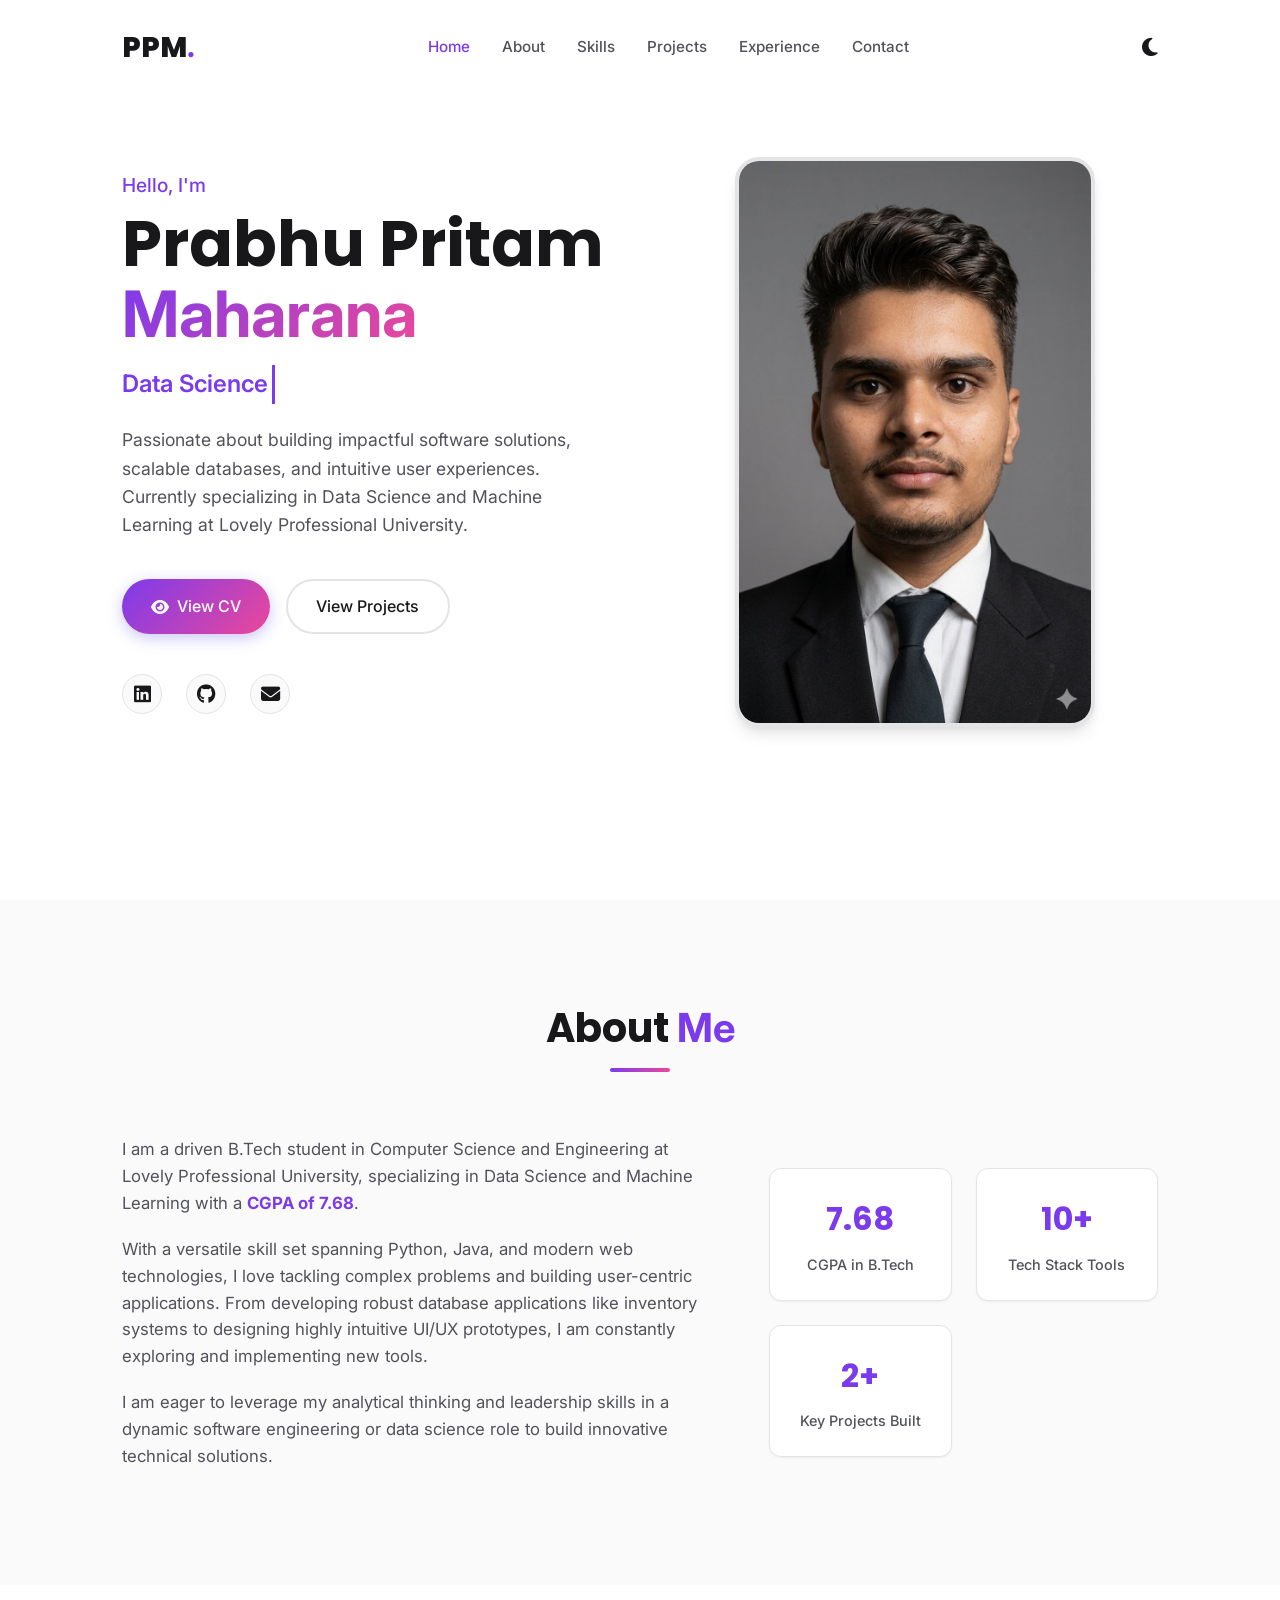
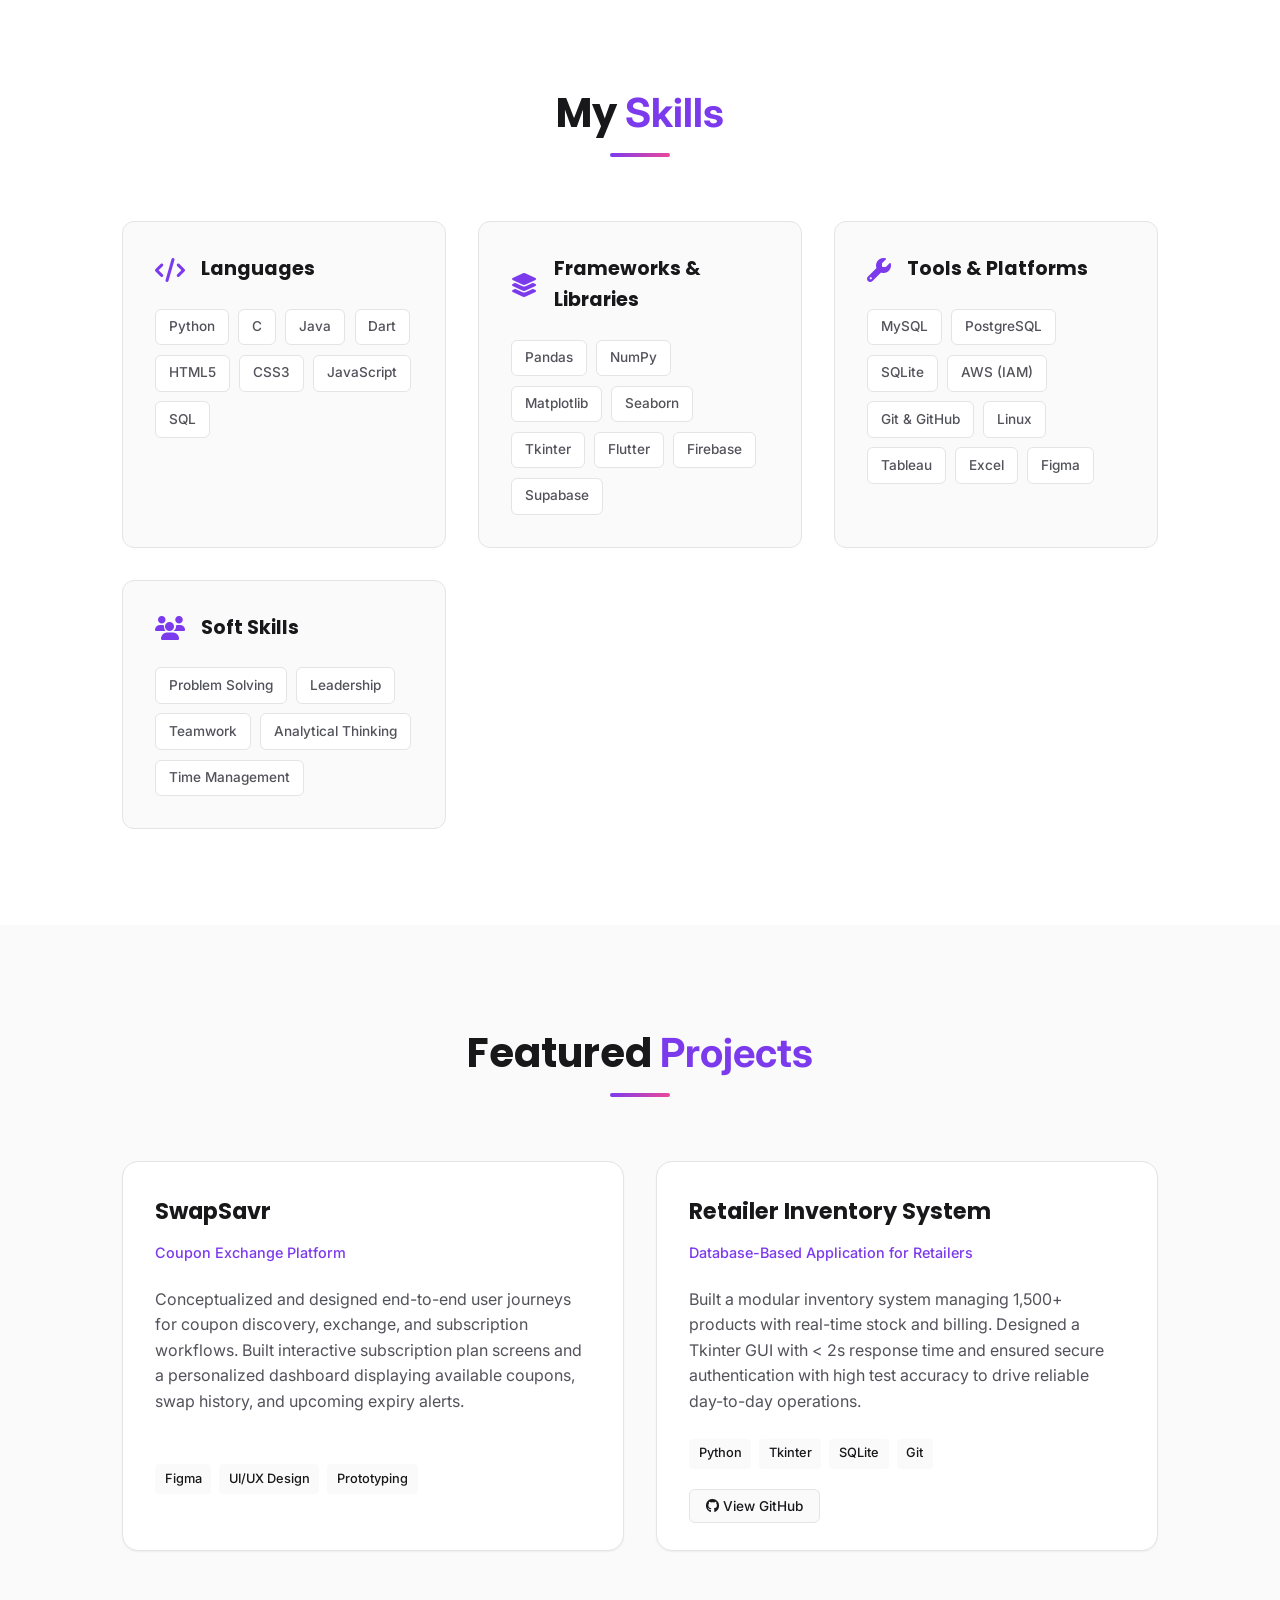
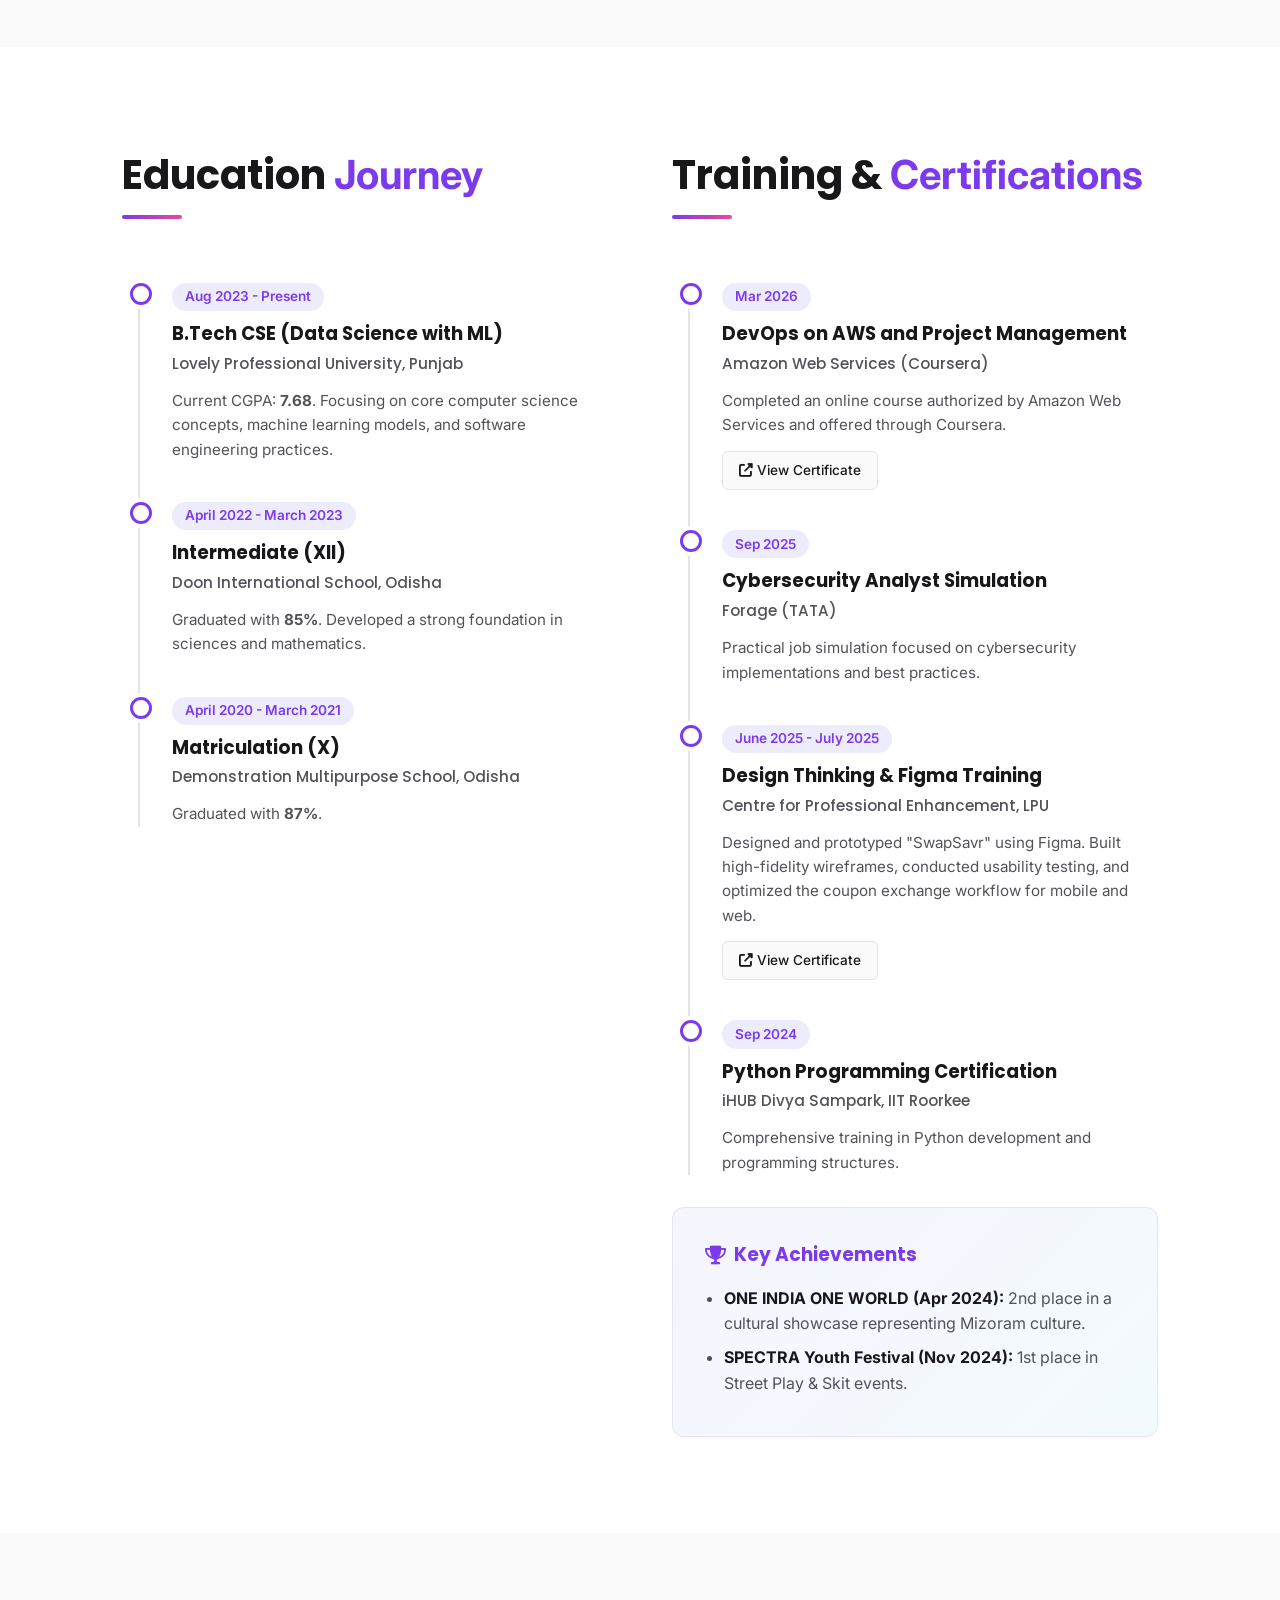
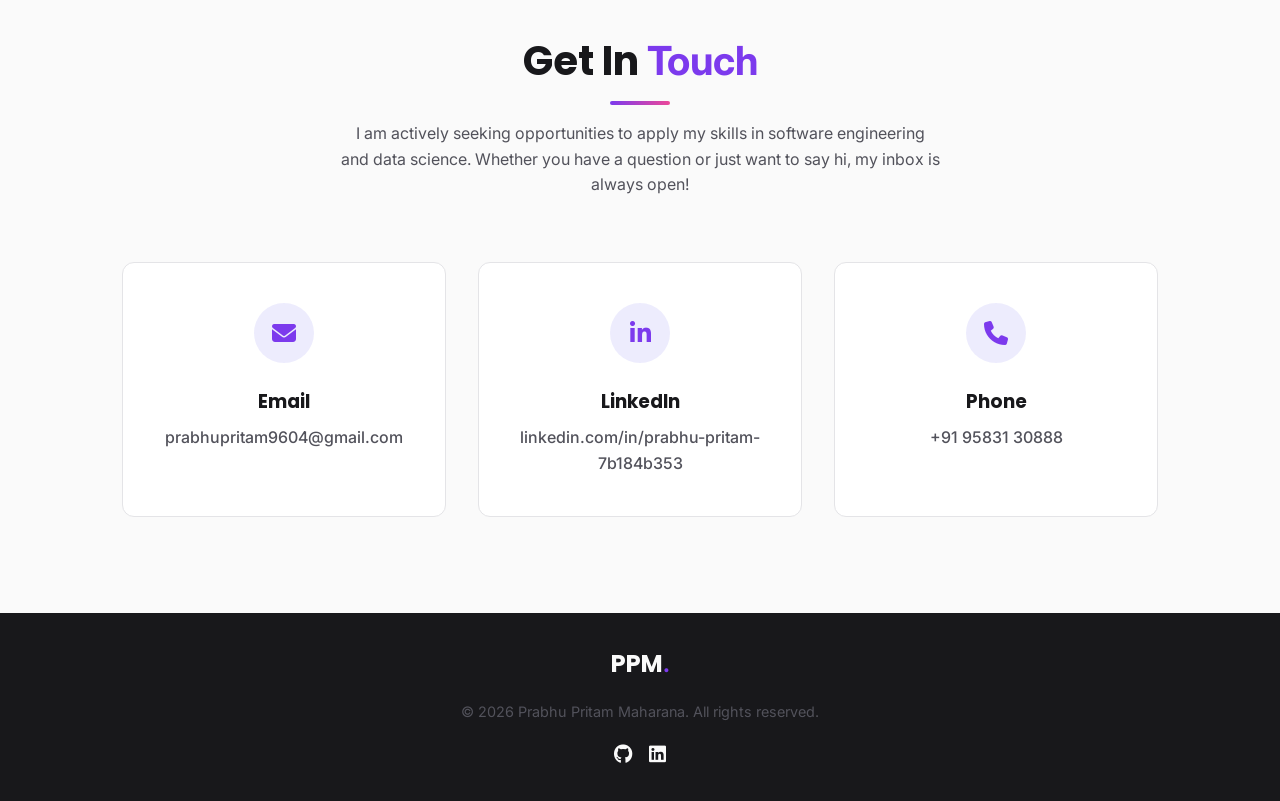
<file: index.html>
<!DOCTYPE html>
<html lang="en">

<head>
    <meta charset="UTF-8">
    <meta name="viewport" content="width=device-width, initial-scale=1.0">
    <title>Prabhu Pritam Maharana | Portfolio</title>
    <!-- Fonts -->
    <link rel="preconnect" href="https://fonts.googleapis.com">
    <link rel="preconnect" href="https://fonts.gstatic.com" crossorigin>
    <link
        href="https://fonts.googleapis.com/css2?family=Inter:wght@300;400;500;600&family=Poppins:wght@500;600;700;800&display=swap"
        rel="stylesheet">
    <!-- Icons -->
    <link rel="stylesheet" href="https://cdnjs.cloudflare.com/ajax/libs/font-awesome/6.4.0/css/all.min.css">
    <!-- CSS -->
    <link rel="stylesheet" href="style.css">
</head>

<body>
    <!-- Navbar -->
    <nav id="navbar">
        <div class="nav-container container">
            <a href="#" class="logo">PPM<span>.</span></a>
            <ul class="nav-links">
                <li><a href="#home">Home</a></li>
                <li><a href="#about">About</a></li>
                <li><a href="#skills">Skills</a></li>
                <li><a href="#projects">Projects</a></li>
                <li><a href="#experience">Experience</a></li>
                <li><a href="#contact">Contact</a></li>
            </ul>
            <div class="nav-actions">
                <button id="theme-toggle" aria-label="Toggle Dark Mode">
                    <i class="fas fa-moon"></i>
                </button>
                <div class="hamburger">
                    <i class="fas fa-bars"></i>
                </div>
            </div>
        </div>
    </nav>

    <!-- Hero Section -->
    <section id="home" class="hero fade-in">
        <div class="hero-container container">
            <div class="hero-content">
                <p class="greeting">Hello, I'm</p>
                <h2 class="name">Prabhu Pritam <span>Maharana</span></h2>
                <h2 class="tagline"><span class="typed-text"></span><span class="cursor">&nbsp;</span></h2>
                <p class="intro">
                    Passionate about building impactful software solutions, scalable databases, and intuitive user
                    experiences. Currently specializing in Data Science and Machine Learning at Lovely Professional
                    University.
                </p>
                <div class="hero-buttons">
                    <a href="GCV.jpg" target="_blank" class="btn btn-primary" aria-label="View Curriculum Vitae">
                        <i class="fas fa-eye"></i> View CV
                    </a>
                    <a href="#projects" class="btn btn-secondary">
                        View Projects
                    </a>
                </div>
                <div class="social-links">
                    <a href="https://www.linkedin.com/in/prabhu-pritam-7b184b353/" target="_blank"
                        aria-label="LinkedIn"><i class="fab fa-linkedin"></i></a>
                    <a href="https://github.com/LEOPRITAM01/" target="_blank" aria-label="GitHub"><i
                            class="fab fa-github"></i></a>
                    <a href="mailto:prabhupritam9604@gmail.com" aria-label="Email"><i class="fas fa-envelope"></i></a>
                </div>
            </div>
            <div class="hero-image">
                <div class="img-wrapper">
                    <!-- Save your uploaded image as profile.png or profile.jpg in this project folder -->
                    <img src="img.jpg" onerror="this.src='profile.jpg'" alt="Prabhu Pritam Maharana">
                </div>
            </div>
        </div>
    </section>

    <!-- About Section -->
    <section id="about" class="about section-bg fade-in">
        <div class="container">
            <div class="section-title">
                <h2>About <span>Me</span></h2>
                <div class="underline"></div>
            </div>
            <div class="about-content">
                <div class="about-text">
                    <p>
                        I am a driven B.Tech student in Computer Science and Engineering at Lovely Professional
                        University, specializing in Data Science and Machine Learning with a <strong>CGPA of
                            7.68</strong>.
                    </p>
                    <p>
                        With a versatile skill set spanning Python, Java, and modern web technologies, I love tackling
                        complex problems and building user-centric applications. From developing robust database
                        applications like inventory systems to designing highly intuitive UI/UX prototypes, I am
                        constantly exploring and implementing new tools.
                    </p>
                    <p>
                        I am eager to leverage my analytical thinking and leadership skills in a dynamic software
                        engineering or data science role to build innovative technical solutions.
                    </p>
                </div>
                <div class="about-stats">
                    <div class="stat-box">
                        <h3>7.68</h3>
                        <p>CGPA in B.Tech</p>
                    </div>
                    <div class="stat-box">
                        <h3>10+</h3>
                        <p>Tech Stack Tools</p>
                    </div>
                    <div class="stat-box">
                        <h3>2+</h3>
                        <p>Key Projects Built</p>
                    </div>
                </div>
            </div>
        </div>
    </section>

    <!-- Skills Section -->
    <section id="skills" class="skills fade-in">
        <div class="container">
            <div class="section-title">
                <h2>My <span>Skills</span></h2>
                <div class="underline"></div>
            </div>
            <div class="skills-grid">
                <!-- Languages -->
                <div class="skill-category">
                    <div class="skill-header">
                        <i class="fas fa-code"></i>
                        <h3>Languages</h3>
                    </div>
                    <div class="skill-tags">
                        <span>Python</span><span>C</span><span>Java</span>
                        <span>Dart</span><span>HTML5</span><span>CSS3</span>
                        <span>JavaScript</span><span>SQL</span>
                    </div>
                </div>
                <!-- Frameworks -->
                <div class="skill-category">
                    <div class="skill-header">
                        <i class="fas fa-layer-group"></i>
                        <h3>Frameworks & Libraries</h3>
                    </div>
                    <div class="skill-tags">
                        <span>Pandas</span><span>NumPy</span><span>Matplotlib</span>
                        <span>Seaborn</span><span>Tkinter</span><span>Flutter</span>
                        <span>Firebase</span><span>Supabase</span>
                    </div>
                </div>
                <!-- Tools -->
                <div class="skill-category">
                    <div class="skill-header">
                        <i class="fas fa-wrench"></i>
                        <h3>Tools & Platforms</h3>
                    </div>
                    <div class="skill-tags">
                        <span>MySQL</span><span>PostgreSQL</span><span>SQLite</span>
                        <span>AWS (IAM)</span><span>Git & GitHub</span><span>Linux</span>
                        <span>Tableau</span><span>Excel</span><span>Figma</span>
                    </div>
                </div>
                <!-- Soft Skills -->
                <div class="skill-category">
                    <div class="skill-header">
                        <i class="fas fa-users"></i>
                        <h3>Soft Skills</h3>
                    </div>
                    <div class="skill-tags">
                        <span>Problem Solving</span><span>Leadership</span>
                        <span>Teamwork</span><span>Analytical Thinking</span>
                        <span>Time Management</span>
                    </div>
                </div>
            </div>
        </div>
    </section>

    <!-- Projects Section -->
    <section id="projects" class="projects section-bg fade-in">
        <div class="container">
            <div class="section-title">
                <h2>Featured <span>Projects</span></h2>
                <div class="underline"></div>
            </div>
            <div class="projects-grid">
                <!-- Project 1 -->
                <div class="project-card">
                    <div class="project-content">
                        <h3>SwapSavr</h3>
                        <p class="tagline">Coupon Exchange Platform</p>
                        <p class="desc">Conceptualized and designed end-to-end user journeys for coupon discovery,
                            exchange, and subscription workflows. Built interactive subscription plan screens and a
                            personalized dashboard displaying available coupons, swap history, and upcoming expiry
                            alerts.</p>
                        <ul class="tech-stack">
                            <li>Figma</li>
                            <li>UI/UX Design</li>
                            <li>Prototyping</li>
                        </ul>
                    </div>
                </div>
                <!-- Project 2 -->
                <div class="project-card">
                    <div class="project-content">
                        <h3>Retailer Inventory System</h3>
                        <p class="tagline">Database-Based Application for Retailers</p>
                        <p class="desc">Built a modular inventory system managing 1,500+ products with real-time stock
                            and billing. Designed a Tkinter GUI with < 2s response time and ensured secure
                                authentication with high test accuracy to drive reliable day-to-day operations.</p>
                                <ul class="tech-stack">
                                    <li>Python</li>
                                    <li>Tkinter</li>
                                    <li>SQLite</li>
                                    <li>Git</li>
                                </ul>
                                <div class="project-links">
                                    <a href="https://github.com/LEOPRITAM01/Retailer-Inventory-System" target="_blank" class="btn-sm"><i
                                            class="fab fa-github"></i> View GitHub</a>
                                </div>
                    </div>
                </div>
            </div>
        </div>
    </section>

    <!-- Experience & Education Section -->
    <section id="experience" class="experience fade-in">
        <div class="container">
            <div class="timeline-container">
                <!-- Education Column -->
                <div class="timeline-col">
                    <div class="section-title" style="text-align: left;">
                        <h2>Education <span>Journey</span></h2>
                        <div class="underline" style="margin-left: 0;"></div>
                    </div>
                    <div class="timeline">
                        <div class="timeline-item">
                            <span class="date">Aug 2023 - Present</span>
                            <h3>B.Tech CSE (Data Science with ML)</h3>
                            <h4>Lovely Professional University, Punjab</h4>
                            <p>Current CGPA: <strong>7.68</strong>. Focusing on core computer science concepts, machine
                                learning models, and software engineering practices.</p>
                        </div>
                        <div class="timeline-item">
                            <span class="date">April 2022 - March 2023</span>
                            <h3>Intermediate (XII)</h3>
                            <h4>Doon International School, Odisha</h4>
                            <p>Graduated with <strong>85%</strong>. Developed a strong foundation in sciences and
                                mathematics.</p>
                        </div>
                        <div class="timeline-item">
                            <span class="date">April 2020 - March 2021</span>
                            <h3>Matriculation (X)</h3>
                            <h4>Demonstration Multipurpose School, Odisha</h4>
                            <p>Graduated with <strong>87%</strong>.</p>
                        </div>
                    </div>
                </div>

                <!-- Experience & Certifications Column -->
                <div class="timeline-col">
                    <div class="section-title" style="text-align: left;">
                        <h2>Training & <span>Certifications</span></h2>
                        <div class="underline" style="margin-left: 0;"></div>
                    </div>
                    <div class="timeline">
                        <div class="timeline-item">
                            <span class="date">Mar 2026</span>
                            <h3>DevOps on AWS and Project Management</h3>
                            <h4>Amazon Web Services (Coursera)</h4>
                            <p>Completed an online course authorized by Amazon Web Services and offered through
                                Coursera.</p>
                            <a href="C1.jpg" target="_blank" class="btn-sm"
                                style="margin-top: 0.8rem; display: inline-block;"><i
                                    class="fas fa-external-link-alt"></i> View Certificate</a>
                        </div>
                        <div class="timeline-item">
                            <span class="date">Sep 2025</span>
                            <h3>Cybersecurity Analyst Simulation</h3>
                            <h4>Forage (TATA)</h4>
                            <p>Practical job simulation focused on cybersecurity implementations and best practices.</p>
                        </div>
                        <div class="timeline-item">
                            <span class="date">June 2025 - July 2025</span>
                            <h3>Design Thinking & Figma Training</h3>
                            <h4>Centre for Professional Enhancement, LPU</h4>
                            <p>Designed and prototyped "SwapSavr" using Figma. Built high-fidelity wireframes, conducted
                                usability testing, and optimized the coupon exchange workflow for mobile and web.</p>
                            <a href="C2.jpg" target="_blank" class="btn-sm"
                                style="margin-top: 0.8rem; display: inline-block;"><i
                                    class="fas fa-external-link-alt"></i> View Certificate</a>
                        </div>
                        <div class="timeline-item">
                            <span class="date">Sep 2024</span>
                            <h3>Python Programming Certification</h3>
                            <h4>iHUB Divya Sampark, IIT Roorkee</h4>
                            <p>Comprehensive training in Python development and programming structures.</p>
                        </div>
                    </div>

                    <div class="achievements-card">
                        <h3><i class="fas fa-trophy"></i> Key Achievements</h3>
                        <ul>
                            <li><strong>ONE INDIA ONE WORLD (Apr 2024):</strong> 2nd place in a cultural showcase
                                representing Mizoram culture.</li>
                            <li><strong>SPECTRA Youth Festival (Nov 2024):</strong> 1st place in Street Play & Skit
                                events.</li>
                        </ul>
                    </div>
                </div>
            </div>
        </div>
    </section>

    <!-- Contact Section -->
    <section id="contact" class="contact section-bg fade-in">
        <div class="container">
            <div class="section-title">
                <h2>Get In <span>Touch</span></h2>
                <div class="underline"></div>
                <p
                    style="margin-top: 1rem; color: var(--text-gray); max-width: 600px; margin-left: auto; margin-right: auto;">
                    I am actively seeking opportunities to apply my skills in software engineering and data science.
                    Whether you have a question or just want to say hi, my inbox is always open!
                </p>
            </div>
            <div class="contact-methods">
                <a href="mailto:prabhupritam9604@gmail.com" class="contact-card">
                    <div class="icon"><i class="fas fa-envelope"></i></div>
                    <h3>Email</h3>
                    <p>prabhupritam9604@gmail.com</p>
                </a>
                <a href="https://www.linkedin.com/in/prabhu-pritam-7b184b353/" target="_blank" class="contact-card">
                    <div class="icon"><i class="fab fa-linkedin-in"></i></div>
                    <h3>LinkedIn</h3>
                    <p>linkedin.com/in/prabhu-pritam-7b184b353</p>
                </a>
                <a href="tel:+919583130888" class="contact-card">
                    <div class="icon"><i class="fas fa-phone"></i></div>
                    <h3>Phone</h3>
                    <p>+91 95831 30888</p>
                </a>
            </div>
        </div>
    </section>

    <!-- Footer -->
    <footer>
        <div class="container footer-content">
            <div class="footer-logo">PPM<span>.</span></div>
            <p>&copy; 2026 Prabhu Pritam Maharana. All rights reserved.</p>
            <div class="footer-socials">
                <a href="https://github.com/LEOPRITAM01/" target="_blank" aria-label="GitHub"><i
                        class="fab fa-github"></i></a>
                <a href="https://www.linkedin.com/in/prabhu-pritam-7b184b353/" target="_blank" aria-label="LinkedIn"><i
                        class="fab fa-linkedin"></i></a>
            </div>
        </div>
    </footer>

    <!-- Scripts -->
    <script src="script.js"></script>
</body>

</html>
</file>
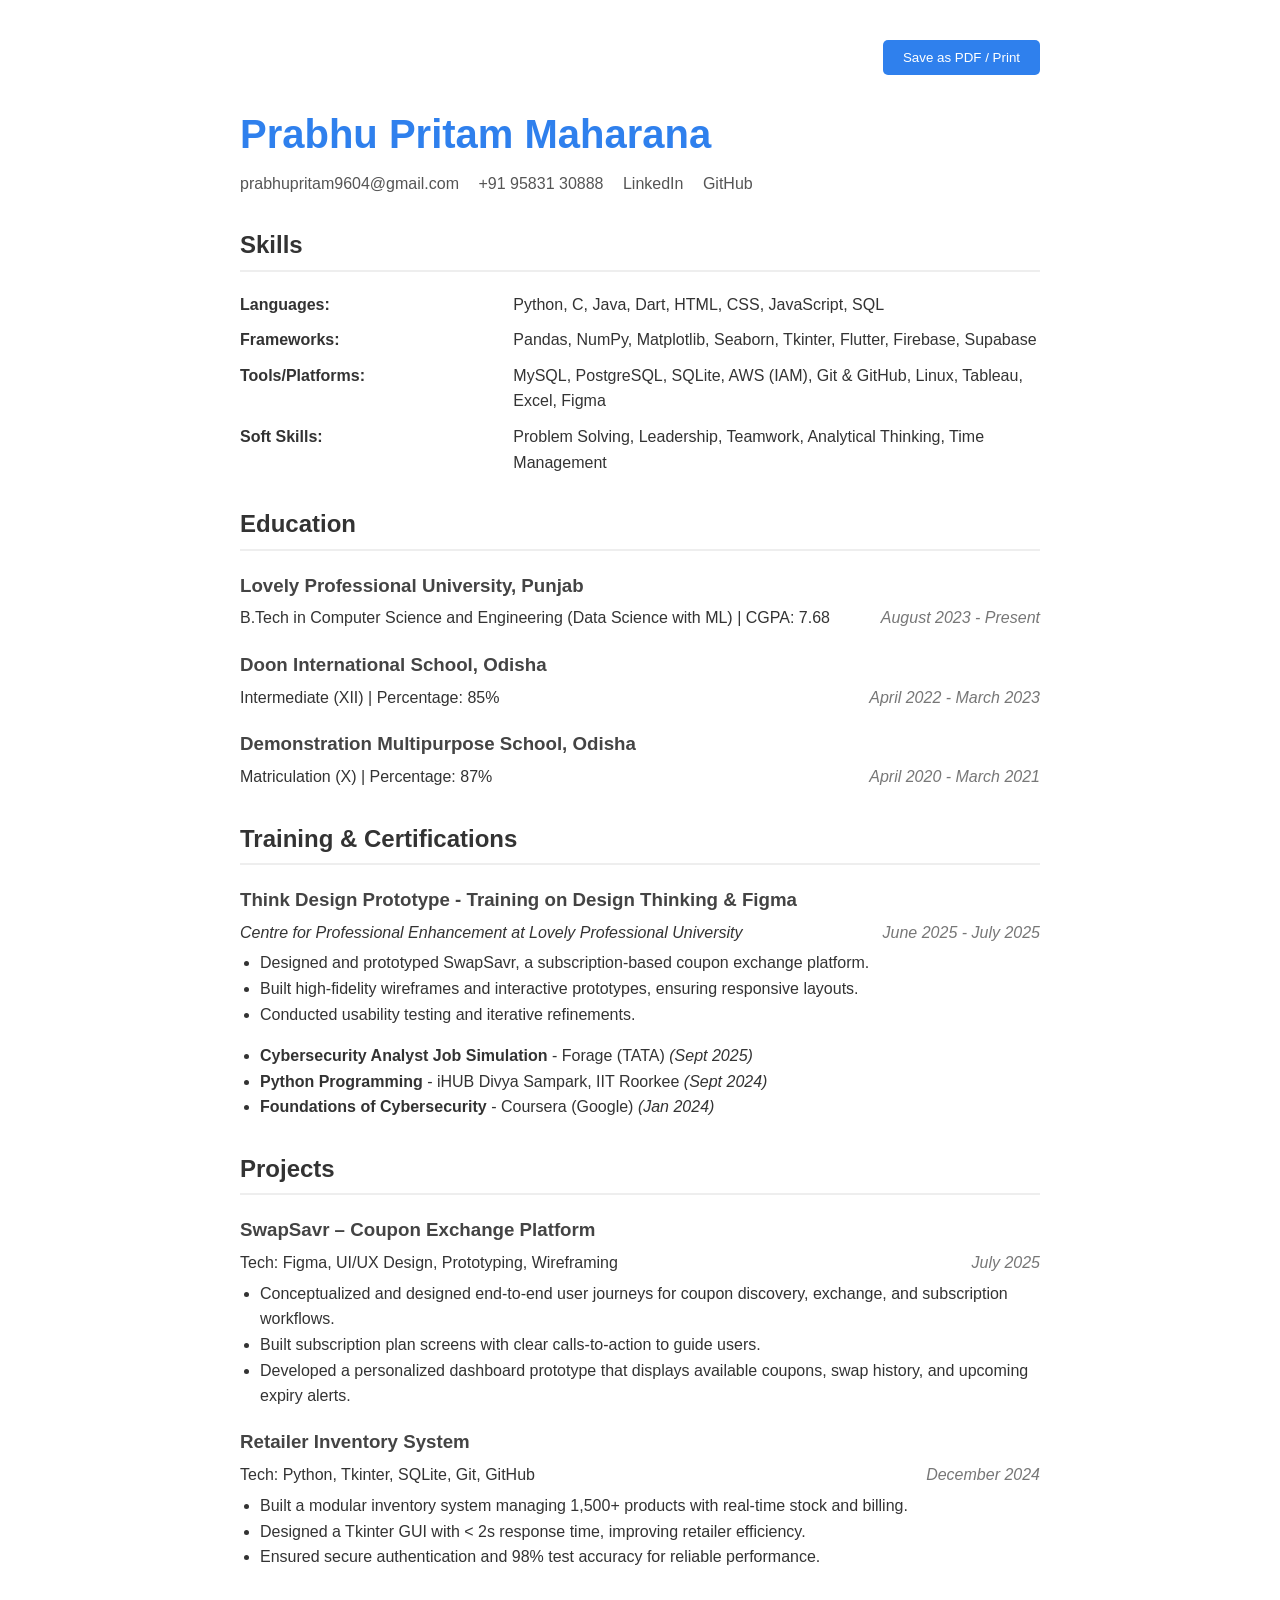
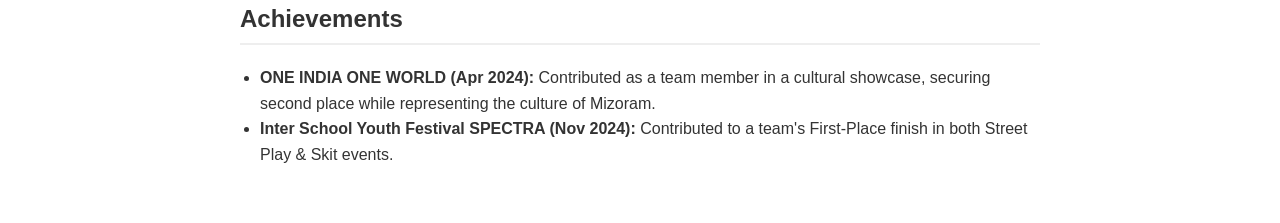
<file: Prabhu_Pritam_Maharana_CV.html>
<!DOCTYPE html>
<html lang="en">
<head>
    <meta charset="UTF-8">
    <meta name="viewport" content="width=device-width, initial-scale=1.0">
    <title>Prabhu Pritam Maharana - Curriculum Vitae</title>
    <style>
        body {
            font-family: 'Arial', sans-serif;
            line-height: 1.6;
            color: #333;
            max-width: 800px;
            margin: 0 auto;
            padding: 40px 20px;
        }
        h1 {
            color: #2F80ED;
            margin-bottom: 5px;
            font-size: 2.5em;
        }
        h2 {
            border-bottom: 2px solid #EEE;
            color: #333;
            padding-bottom: 5px;
            margin-top: 30px;
        }
        h3 {
            margin-bottom: 5px;
            color: #444;
        }
        p {
            margin: 5px 0;
        }
        ul {
            margin-top: 5px;
            padding-left: 20px;
        }
        .header-links {
            margin-bottom: 20px;
        }
        .header-links a {
            color: #555;
            text-decoration: none;
            margin-right: 15px;
        }
        .header-links a:hover {
            text-decoration: underline;
        }
        .date {
            float: right;
            font-style: italic;
            color: #777;
        }
        .skills-grid {
            display: grid;
            grid-template-columns: 1fr 2fr;
            gap: 10px;
        }
        .skills-grid strong {
            display: inline-block;
        }
        @media print {
            body { max-width: 100%; padding: 0; }
            .no-print { display: none; }
        }
    </style>
</head>
<body>
    <div style="text-align: right; margin-bottom: 20px;" class="no-print">
        <button onclick="window.print()" style="padding: 10px 20px; background: #2F80ED; color: white; border: none; border-radius: 5px; cursor: pointer;">Save as PDF / Print</button>
    </div>

    <h1>Prabhu Pritam Maharana</h1>
    
    <div class="header-links">
        <a href="mailto:prabhupritam9604@gmail.com">prabhupritam9604@gmail.com</a>
        <a href="tel:+919583130888">+91 95831 30888</a>
        <a href="https://linkedin.com/in/prabhu-pritam-7b184b353/">LinkedIn</a>
        <a href="https://github.com/LEOPRITAM01/">GitHub</a>
    </div>

    <h2>Skills</h2>
    <div class="skills-grid">
        <span><strong>Languages:</strong></span> <span>Python, C, Java, Dart, HTML, CSS, JavaScript, SQL</span>
        <span><strong>Frameworks:</strong></span> <span>Pandas, NumPy, Matplotlib, Seaborn, Tkinter, Flutter, Firebase, Supabase</span>
        <span><strong>Tools/Platforms:</strong></span> <span>MySQL, PostgreSQL, SQLite, AWS (IAM), Git & GitHub, Linux, Tableau, Excel, Figma</span>
        <span><strong>Soft Skills:</strong></span> <span>Problem Solving, Leadership, Teamwork, Analytical Thinking, Time Management</span>
    </div>

    <h2>Education</h2>
    <div>
        <h3>Lovely Professional University, Punjab</h3>
        <span class="date">August 2023 - Present</span>
        <p>B.Tech in Computer Science and Engineering (Data Science with ML) | CGPA: 7.68</p>
    </div>
    <div style="margin-top: 15px;">
        <h3>Doon International School, Odisha</h3>
        <span class="date">April 2022 - March 2023</span>
        <p>Intermediate (XII) | Percentage: 85%</p>
    </div>
    <div style="margin-top: 15px;">
        <h3>Demonstration Multipurpose School, Odisha</h3>
        <span class="date">April 2020 - March 2021</span>
        <p>Matriculation (X) | Percentage: 87%</p>
    </div>

    <h2>Training & Certifications</h2>
    <div>
        <h3>Think Design Prototype - Training on Design Thinking & Figma</h3>
        <span class="date">June 2025 - July 2025</span>
        <p><em>Centre for Professional Enhancement at Lovely Professional University</em></p>
        <ul>
            <li>Designed and prototyped SwapSavr, a subscription-based coupon exchange platform.</li>
            <li>Built high-fidelity wireframes and interactive prototypes, ensuring responsive layouts.</li>
            <li>Conducted usability testing and iterative refinements.</li>
        </ul>
    </div>
    <ul>
        <li><strong>Cybersecurity Analyst Job Simulation</strong> - Forage (TATA) <em>(Sept 2025)</em></li>
        <li><strong>Python Programming</strong> - iHUB Divya Sampark, IIT Roorkee <em>(Sept 2024)</em></li>
        <li><strong>Foundations of Cybersecurity</strong> - Coursera (Google) <em>(Jan 2024)</em></li>
    </ul>

    <h2>Projects</h2>
    <div>
        <h3>SwapSavr – Coupon Exchange Platform</h3>
        <span class="date">July 2025</span>
        <p>Tech: Figma, UI/UX Design, Prototyping, Wireframing</p>
        <ul>
            <li>Conceptualized and designed end-to-end user journeys for coupon discovery, exchange, and subscription workflows.</li>
            <li>Built subscription plan screens with clear calls-to-action to guide users.</li>
            <li>Developed a personalized dashboard prototype that displays available coupons, swap history, and upcoming expiry alerts.</li>
        </ul>
    </div>
    <div style="margin-top: 15px;">
        <h3>Retailer Inventory System</h3>
        <span class="date">December 2024</span>
        <p>Tech: Python, Tkinter, SQLite, Git, GitHub</p>
        <ul>
            <li>Built a modular inventory system managing 1,500+ products with real-time stock and billing.</li>
            <li>Designed a Tkinter GUI with < 2s response time, improving retailer efficiency.</li>
            <li>Ensured secure authentication and 98% test accuracy for reliable performance.</li>
        </ul>
    </div>

    <h2>Achievements</h2>
    <ul>
        <li><strong>ONE INDIA ONE WORLD (Apr 2024):</strong> Contributed as a team member in a cultural showcase, securing second place while representing the culture of Mizoram.</li>
        <li><strong>Inter School Youth Festival SPECTRA (Nov 2024):</strong> Contributed to a team's First-Place finish in both Street Play & Skit events.</li>
    </ul>

</body>
</html>
</file>
<file: style.css>
/* ================= Variables ================= */
:root {
    --primary: #7C3AED; /* Violet 600 */
    --primary-hover: #6D28D9; /* Violet 700 */
    --secondary: #EC4899; /* Pink 500 */
    --text-main: #18181B; /* Zinc 900 */
    --text-gray: #52525B; /* Zinc 500 */
    --bg-white: #FFFFFF;
    --bg-light: #FAFAFA; /* Zinc 50 */
    --border-light: #E4E4E7; /* Zinc 200 */
    --shadow-sm: 0 1px 2px 0 rgba(0, 0, 0, 0.05);
    --shadow-md: 0 4px 6px -1px rgba(0, 0, 0, 0.1), 0 2px 4px -1px rgba(0, 0, 0, 0.06);
    --shadow-lg: 0 10px 15px -3px rgba(0, 0, 0, 0.1), 0 4px 6px -2px rgba(0, 0, 0, 0.05);
    --transition: all 0.3s cubic-bezier(0.4, 0, 0.2, 1);
    --navbar-bg: rgba(255, 255, 255, 0.9);
}

[data-theme="dark"] {
    --primary: #A78BFA; /* Violet 400 */
    --primary-hover: #8B5CF6; /* Violet 500 */
    --secondary: #F472B6; /* Pink 400 */
    --text-main: #F4F4F5; /* Zinc 100 */
    --text-gray: #A1A1AA; /* Zinc 400 */
    --bg-white: #09090B; /* Zinc 950 */
    --bg-light: #18181B; /* Zinc 900 */
    --border-light: #27272A; /* Zinc 800 */
    --navbar-bg: rgba(9, 9, 11, 0.9);
    --shadow-sm: 0 1px 2px 0 rgba(0, 0, 0, 0.3);
    --shadow-md: 0 4px 6px -1px rgba(0, 0, 0, 0.4), 0 2px 4px -1px rgba(0, 0, 0, 0.2);
    --shadow-lg: 0 10px 15px -3px rgba(0, 0, 0, 0.4), 0 4px 6px -2px rgba(0, 0, 0, 0.2);
}

/* ================= Reset & Typography ================= */
* {
    margin: 0;
    padding: 0;
    box-sizing: border-box;
    font-family: 'Inter', sans-serif;
}

html {
    scroll-behavior: smooth;
}

body {
    background-color: var(--bg-white);
    color: var(--text-main);
    line-height: 1.6;
    overflow-x: hidden;
}

h1, h2, h3, h4, .logo {
    font-family: 'Poppins', sans-serif;
}

a {
    text-decoration: none;
    color: inherit;
    transition: var(--transition);
}

ul {
    list-style: none;
}

.container {
    max-width: 1100px;
    margin: 0 auto;
    padding: 0 2rem;
}

.section-bg {
    background-color: var(--bg-light);
}

section {
    padding: 6rem 0;
}

/* ================= Typography Utilities ================= */
.section-title {
    text-align: center;
    margin-bottom: 4rem;
}

.section-title h2 {
    font-size: 2.5rem;
    font-weight: 700;
    color: var(--text-main);
}

.section-title span {
    color: var(--primary);
}

.underline {
    height: 4px;
    width: 60px;
    background: linear-gradient(90deg, var(--primary), var(--secondary));
    margin: 0.5rem auto 0;
    border-radius: 2px;
}

/* ================= Navbar ================= */
#navbar {
    position: fixed;
    top: 0;
    width: 100%;
    z-index: 1000;
    background-color: var(--navbar-bg);
    backdrop-filter: blur(10px);
    border-bottom: 1px solid transparent;
    transition: var(--transition);
    padding: 1.5rem 0;
}

#navbar.scrolled {
    padding: 1rem 0;
    box-shadow: var(--shadow-sm);
    border-bottom: 1px solid var(--border-light);
}

.nav-container {
    display: flex;
    justify-content: space-between;
    align-items: center;
}

.logo {
    font-size: 1.8rem;
    font-weight: 800;
    color: var(--text-main);
}

.logo span {
    color: var(--primary);
}

.nav-links {
    display: flex;
    gap: 2rem;
}

.nav-links li a {
    font-size: 0.95rem;
    font-weight: 500;
    color: var(--text-gray);
}

.nav-links li a:hover,
.nav-links li a.active {
    color: var(--primary);
}

.nav-actions {
    display: flex;
    align-items: center;
    gap: 1.5rem;
}

#theme-toggle {
    background: transparent;
    border: none;
    color: var(--text-main);
    font-size: 1.3rem;
    cursor: pointer;
    transition: var(--transition);
    display: flex;
    align-items: center;
    justify-content: center;
}

#theme-toggle:hover {
    color: var(--primary);
    transform: scale(1.1);
}

.hamburger {
    display: none;
    font-size: 1.5rem;
    cursor: pointer;
    color: var(--text-main);
}

/* ================= Buttons ================= */
.btn {
    display: inline-flex;
    align-items: center;
    gap: 0.5rem;
    padding: 0.8rem 1.8rem;
    border-radius: 50px;
    font-weight: 500;
    font-size: 1rem;
    cursor: pointer;
    transition: var(--transition);
}

.btn-primary {
    background: linear-gradient(135deg, var(--primary), var(--secondary));
    color: white !important;
    box-shadow: 0 4px 15px rgba(79, 70, 229, 0.3);
}

.btn-primary:hover {
    transform: translateY(-2px);
    box-shadow: 0 6px 20px rgba(79, 70, 229, 0.4);
}

.btn-secondary {
    background: transparent;
    color: var(--text-main);
    border: 2px solid var(--border-light);
}

.btn-secondary:hover {
    border-color: var(--primary);
    color: var(--primary);
}

.btn-sm {
    padding: 0.5rem 1rem;
    font-size: 0.85rem;
    background: var(--bg-light);
    border-radius: 6px;
    border: 1px solid var(--border-light);
    font-weight: 500;
}

.btn-sm:hover {
    background: var(--border-light);
}

/* ================= Hero Section ================= */
.hero {
    min-height: 100vh;
    display: flex;
    align-items: center;
    padding-top: 80px;
    background-color: var(--bg-white);
}

.hero-container {
    display: flex;
    align-items: center;
    justify-content: space-between;
    gap: 4rem;
}

.hero-content {
    flex: 1;
}

.greeting {
    font-size: 1.2rem;
    font-weight: 500;
    color: var(--primary);
    margin-bottom: 0.5rem;
}

.name {
    font-size: 4rem;
    line-height: 1.1;
    margin-bottom: 1rem;
    color: var(--text-main);
}

.name span {
    color: transparent;
    background: linear-gradient(135deg, var(--primary), var(--secondary));
    -webkit-background-clip: text;
    background-clip: text;
}

.tagline {
    font-size: 1.5rem;
    color: var(--text-gray);
    font-weight: 500;
    margin-bottom: 1.5rem;
    display: flex;
    align-items: center;
    gap: 4px;
    height: 36px;
}

.typed-text {
    color: var(--primary);
    font-weight: 600;
}

.cursor {
    display: inline-block;
    width: 3px;
    background-color: var(--primary);
    animation: blink 1s infinite;
}

.cursor.typing {
    animation: none;
}

@keyframes blink {
    0% { background-color: transparent; }
    50% { background-color: var(--primary); }
    100% { background-color: transparent; }
}

.intro {
    font-size: 1.1rem;
    color: var(--text-gray);
    margin-bottom: 2.5rem;
    max-width: 500px;
}

.hero-buttons {
    display: flex;
    gap: 1rem;
    margin-bottom: 2.5rem;
}

.social-links {
    display: flex;
    gap: 1.5rem;
}

.social-links a {
    width: 40px;
    height: 40px;
    border-radius: 50%;
    background-color: var(--bg-light);
    display: flex;
    align-items: center;
    justify-content: center;
    color: var(--text-main);
    font-size: 1.2rem;
    border: 1px solid var(--border-light);
}

.social-links a:hover {
    background-color: var(--primary);
    color: white;
    border-color: var(--primary);
    transform: translateY(-3px);
}

/* Image masking trick to remove white borders seamlessly */
.hero-image {
    flex: 1;
    display: flex;
    justify-content: center;
    align-items: center;
}

.img-wrapper {
    position: relative;
    width: 100%;
    max-width: 360px;
    border-radius: 24px;
    background: var(--bg-light);
    display: flex;
    align-items: center;
    justify-content: center;
    overflow: hidden;
    box-shadow: var(--shadow-lg);
    border: 4px solid var(--border-light);
    transition: var(--transition);
}

.img-wrapper img {
    width: 100%;
    height: auto;
    object-fit: contain;
    display: block;
    transition: var(--transition);
}

.img-wrapper:hover {
    transform: translateY(-5px);
    border-color: var(--primary);
    box-shadow: 0 20px 25px -5px rgba(0, 0, 0, 0.15);
}

.img-wrapper:hover img {
    transform: scale(1.02);
}

/* ================= About Section ================= */
.about-content {
    display: flex;
    gap: 4rem;
    align-items: center;
}

.about-text {
    flex: 3;
}

.about-text p {
    color: var(--text-gray);
    font-size: 1.05rem;
    margin-bottom: 1.2rem;
}

.about-text strong {
    color: var(--primary);
}

.about-stats {
    flex: 2;
    display: grid;
    grid-template-columns: 1fr 1fr;
    gap: 1.5rem;
}

.stat-box {
    background: var(--bg-white);
    padding: 1.5rem;
    border-radius: 12px;
    box-shadow: var(--shadow-sm);
    text-align: center;
    border: 1px solid var(--border-light);
    transition: var(--transition);
}

.stat-box:hover {
    transform: translateY(-5px);
    box-shadow: var(--shadow-md);
    border-color: var(--primary);
}

.stat-box h3 {
    font-size: 2rem;
    color: var(--primary);
    margin-bottom: 0.5rem;
}

.stat-box p {
    font-size: 0.9rem;
    color: var(--text-gray);
    font-weight: 500;
}

/* ================= Skills Section ================= */
.skills-grid {
    display: grid;
    grid-template-columns: repeat(auto-fit, minmax(240px, 1fr));
    gap: 2rem;
}

.skill-category {
    background: var(--bg-light);
    border: 1px solid var(--border-light);
    border-radius: 12px;
    padding: 2rem;
    transition: var(--transition);
}

.skill-category:hover {
    box-shadow: var(--shadow-md);
    transform: translateY(-3px);
}

.skill-header {
    display: flex;
    align-items: center;
    gap: 1rem;
    margin-bottom: 1.5rem;
}

.skill-header i {
    font-size: 1.5rem;
    color: var(--primary);
}

.skill-header h3 {
    font-size: 1.2rem;
    color: var(--text-main);
}

.skill-tags {
    display: flex;
    flex-wrap: wrap;
    gap: 0.6rem;
}

.skill-tags span {
    background: var(--bg-white);
    color: var(--text-gray);
    font-size: 0.85rem;
    font-weight: 500;
    padding: 0.4rem 0.8rem;
    border-radius: 6px;
    border: 1px solid var(--border-light);
    transition: var(--transition);
}

.skill-tags span:hover {
    background: var(--primary);
    color: white;
    border-color: var(--primary);
}

/* ================= Projects Section ================= */
.projects-grid {
    display: grid;
    grid-template-columns: repeat(auto-fit, minmax(320px, 1fr));
    gap: 2rem;
}

.project-card {
    background: var(--bg-white);
    border-radius: 16px;
    overflow: hidden;
    box-shadow: var(--shadow-sm);
    border: 1px solid var(--border-light);
    transition: var(--transition);
    display: flex;
    flex-direction: column;
}

.project-card:hover {
    box-shadow: var(--shadow-lg);
    transform: translateY(-8px);
}

.project-content {
    padding: 2rem;
    flex: 1;
    display: flex;
    flex-direction: column;
}

.project-content h3 {
    font-size: 1.4rem;
    color: var(--text-main);
    margin-bottom: 0.3rem;
}

.project-content .tagline {
    font-size: 0.9rem;
    color: var(--primary);
    font-weight: 500;
    margin-bottom: 1rem;
}

.project-content .desc {
    color: var(--text-gray);
    margin-bottom: 1.5rem;
    flex: 1;
}

.tech-stack {
    display: flex;
    flex-wrap: wrap;
    gap: 0.5rem;
    margin-bottom: 1.5rem;
}

.tech-stack li {
    font-size: 0.8rem;
    background: var(--bg-light);
    padding: 0.3rem 0.6rem;
    border-radius: 4px;
    color: var(--text-main);
    font-weight: 500;
}

.project-links {
    margin-top: auto;
}

/* ================= Timeline Section ================= */
.timeline-container {
    display: grid;
    grid-template-columns: 1fr 1fr;
    gap: 4rem;
}

.timeline {
    border-left: 2px solid var(--border-light);
    padding-left: 2rem;
    margin-left: 1rem;
}

.timeline-item {
    position: relative;
    margin-bottom: 2.5rem;
}

.timeline-item:last-child {
    margin-bottom: 0;
}

.timeline-item::before {
    content: '';
    position: absolute;
    width: 16px;
    height: 16px;
    background: white;
    border: 3px solid var(--primary);
    border-radius: 50%;
    left: -2.6rem;
    top: 0;
    box-shadow: 0 0 0 4px var(--bg-white);
}

.timeline-item .date {
    font-size: 0.85rem;
    color: var(--primary);
    font-weight: 600;
    display: inline-block;
    margin-bottom: 0.5rem;
    background: rgba(79, 70, 229, 0.1);
    padding: 0.2rem 0.8rem;
    border-radius: 50px;
}

.timeline-item h3 {
    font-size: 1.15rem;
    color: var(--text-main);
    margin-bottom: 0.2rem;
}

.timeline-item h4 {
    font-size: 0.95rem;
    color: var(--text-gray);
    font-weight: 500;
    margin-bottom: 0.8rem;
}

.timeline-item p {
    color: var(--text-gray);
    font-size: 0.95rem;
}

.achievements-card {
    background: linear-gradient(135deg, rgba(79, 70, 229, 0.05), rgba(14, 165, 233, 0.05));
    border: 1px solid rgba(79, 70, 229, 0.1);
    border-radius: 12px;
    padding: 2rem;
    margin-top: 2rem;
}

.achievements-card h3 {
    color: var(--primary);
    margin-bottom: 1rem;
    display: flex;
    align-items: center;
    gap: 0.5rem;
}

.achievements-card ul {
    list-style-type: disc;
    padding-left: 1.2rem;
    color: var(--text-gray);
}

.achievements-card li {
    margin-bottom: 0.5rem;
}

.achievements-card strong {
    color: var(--text-main);
}

/* ================= Contact Section ================= */
.contact-methods {
    display: grid;
    grid-template-columns: repeat(auto-fit, minmax(280px, 1fr));
    gap: 2rem;
    margin-top: 3rem;
}

.contact-card {
    background: var(--bg-white);
    border: 1px solid var(--border-light);
    border-radius: 12px;
    padding: 2.5rem 2rem;
    text-align: center;
    transition: var(--transition);
}

.contact-card:hover {
    transform: translateY(-5px);
    box-shadow: var(--shadow-md);
    border-color: var(--primary);
}

.contact-card .icon {
    width: 60px;
    height: 60px;
    background: rgba(79, 70, 229, 0.1);
    border-radius: 50%;
    display: flex;
    justify-content: center;
    align-items: center;
    margin: 0 auto 1.5rem;
    color: var(--primary);
    font-size: 1.5rem;
    transition: var(--transition);
}

.contact-card:hover .icon {
    background: var(--primary);
    color: white;
}

.contact-card h3 {
    color: var(--text-main);
    margin-bottom: 0.5rem;
}

.contact-card p {
    color: var(--text-gray);
    font-weight: 500;
}

/* ================= Footer ================= */
footer {
    background-color: var(--text-main);
    color: var(--bg-light);
    padding: 2rem 0;
    text-align: center;
}

.footer-content {
    display: flex;
    flex-direction: column;
    align-items: center;
    gap: 1rem;
}

.footer-logo {
    font-family: 'Poppins', sans-serif;
    font-size: 1.5rem;
    font-weight: 700;
}

.footer-logo span {
    color: var(--primary);
}

.footer-content p {
    color: var(--text-gray);
    font-size: 0.9rem;
}

.footer-socials {
    display: flex;
    gap: 1rem;
}

.footer-socials a {
    color: var(--bg-light);
    font-size: 1.2rem;
}

.footer-socials a:hover {
    color: var(--primary);
}

/* ================= Animations ================= */
.fade-in {
    opacity: 0;
    transform: translateY(20px);
    transition: opacity 0.8s ease-out, transform 0.8s ease-out;
}

.fade-in.is-visible {
    opacity: 1;
    transform: translateY(0);
}

/* ================= Responsive Design ================= */
@media (max-width: 968px) {
    .hero-container, .about-content, .timeline-container {
        flex-direction: column;
    }
    
    .timeline-container {
        gap: 3rem;
    }

    .about-stats {
        width: 100%;
    }

    .hero-image {
        order: -1;
    }
    
    .name {
        font-size: 3rem;
    }

    .section-title h2 {
        font-size: 2.2rem;
    }
}

@media (max-width: 768px) {
    .nav-links {
        display: none;
        position: absolute;
        top: 100%;
        left: 0;
        width: 100%;
        background: rgba(255, 255, 255, 0.98);
        flex-direction: column;
        text-align: center;
        padding: 2rem 0;
        box-shadow: var(--shadow-md);
    }

    .nav-links.active {
        display: flex;
    }

    .hamburger {
        display: block;
    }

    .hero-buttons {
        flex-direction: column;
    }
    
    .btn {
        justify-content: center;
        width: 100%;
    }

    .section-title h2 {
        font-size: 2rem;
    }
}
</file>
